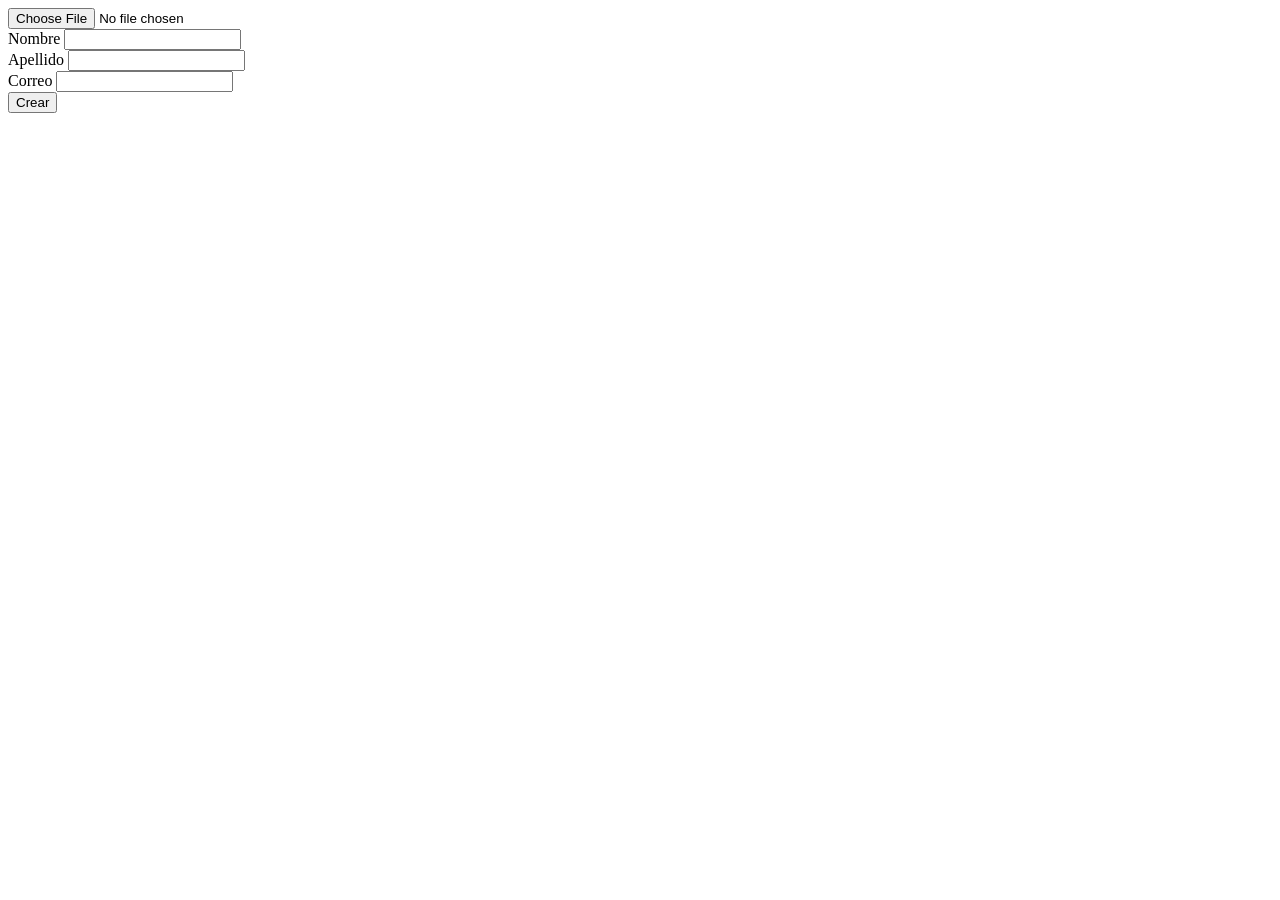
<file: Parcial 1 - Trabajos/formularios/index.html>
<!DOCTYPE html>
<html lang="en">
<head>
    <meta charset="UTF-8">
    <meta name="viewport" content="width=device-width, initial-scale=1.0">
    <title>Document</title>
</head>
<body>
    <form id="formulario" action="">
        <input type="file" name="imagen" id="file_imagen">
        <div>
            <label for="name">Nombre</label>
            <input type="text" name="nombre" id="inputNombre">
        </div>
        <div>
            <label for="apellido">Apellido</label>
            <input type="text" name="apellido" >
        </div>
        <div>
            <label for="correo">Correo</label>
            <input type="email" name="correo">
        </div>
        <input type="button" value="Crear" onclick="ObtenerDatos()">
    </form>
</body>
<script src="js/script.js"></script>
</html>
</file>
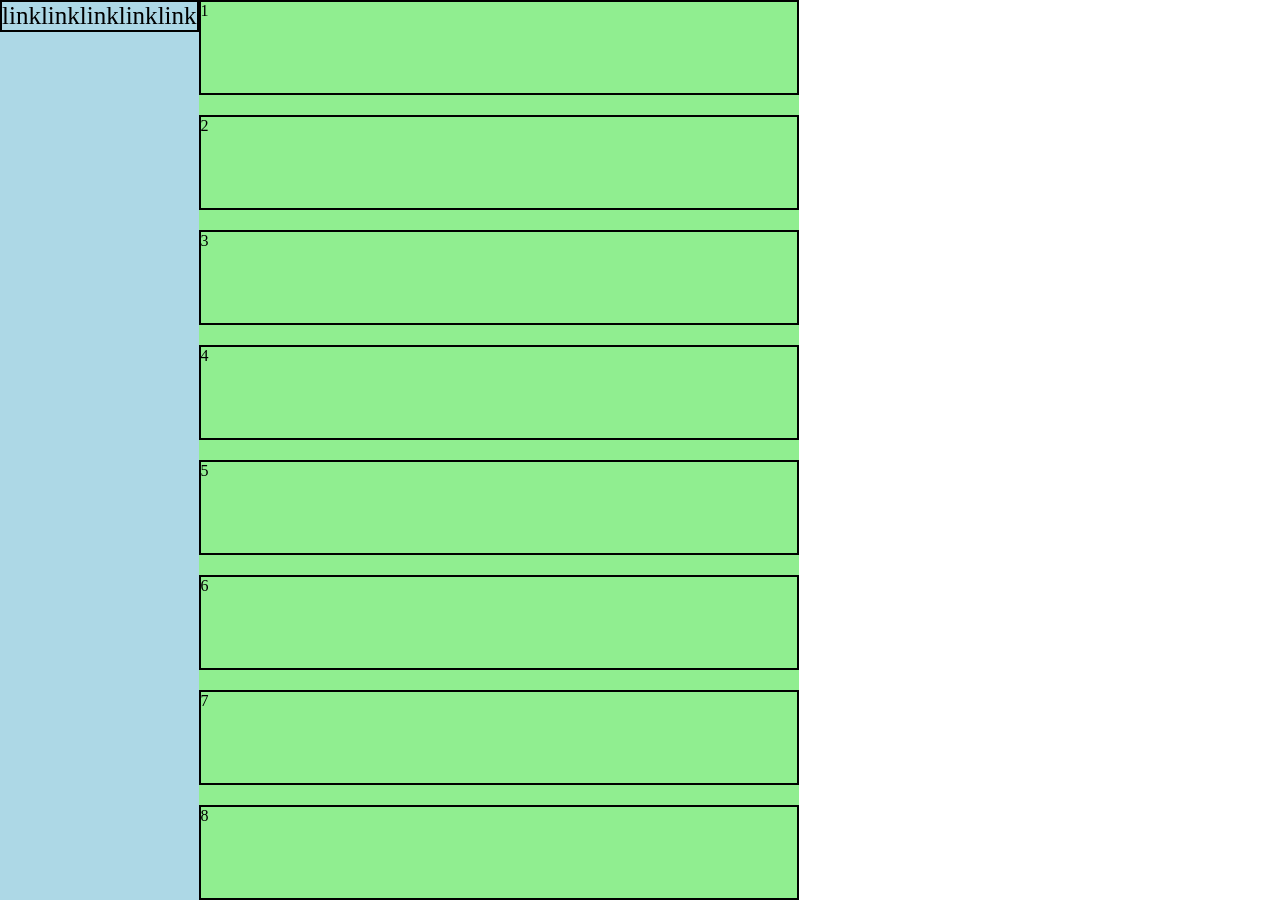
<file: Parcial 1 - Trabajos/Grid/index.html>
<!DOCTYPE html>
<html lang="en">
<head>
    <meta charset="UTF-8">
    <meta name="viewport" content="width=device-width, initial-scale=1.0">
    <link rel="stylesheet" href="css/estilo.css">
    <title>Document</title>
</head>
<body>
    <header>
        <nav>
            <ul>
                <li><span>link</span></li>
                <li><span>link</span></li>
                <li><span>link</span></li>
                <li><span>link</span></li>
                <li><span>link</span></li>
            </ul>
        </nav>
    </header>
    <main>
        <div class="elemento-1">1</div>
        <div class="elemento-2">2</div>
        <div class="elemento-3">3</div>
        <div class="elemento-4">4</div>
        <div class="elemento-5">5</div>
        <div class="elemento-6">6</div>
        <div class="elemento-7">7</div>
        <div class="elemento-8">8</div>
    </main>
    <footer>
        
    </footer>
</body>
</html>
</file>
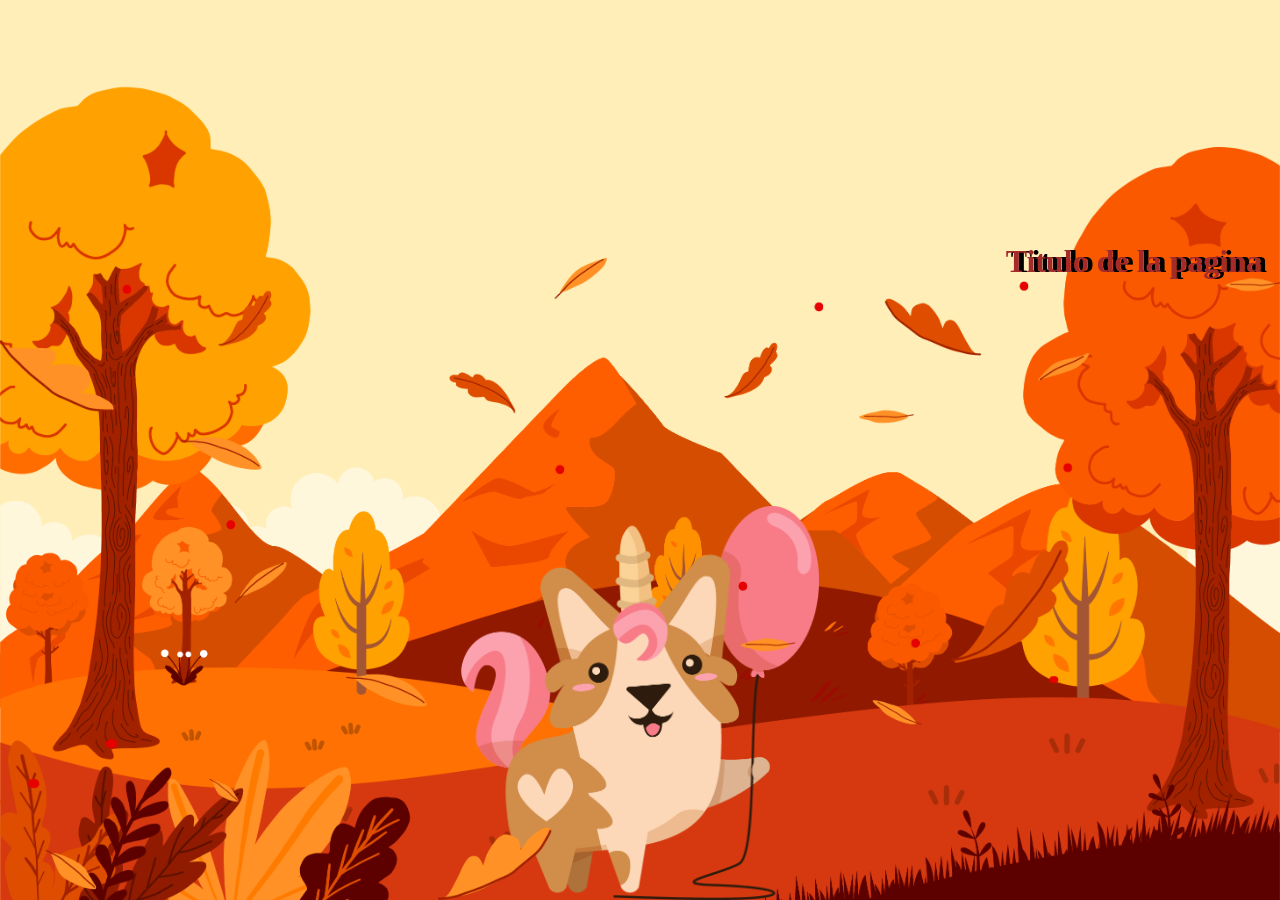
<file: Parcial 1 - Trabajos/Parallax/index.html>
<!DOCTYPE html>
<html lang="en">
<head>
    <meta charset="UTF-8">
    <meta name="viewport" content="width=device-width, initial-scale=1.0">
    <link rel="stylesheet" href="css/estilo.css">
    <title>Document</title>
</head>
<body>
    <header class="contenedor-parallax" id="contenedor_parallax">
        <h1 id="titulo">Titulo de la pagina</h1>
        <img src="recursos/montañas.png" id="montañas">
        <img src="recursos/arboles.png" id="arboles">
        <img src="recursos/perrito.png" id="perrito">
        <img src="recursos/hojas.png" id="hojas">

    </header>
</body>
<script src="js/script.js"></script>
</html>
</file>
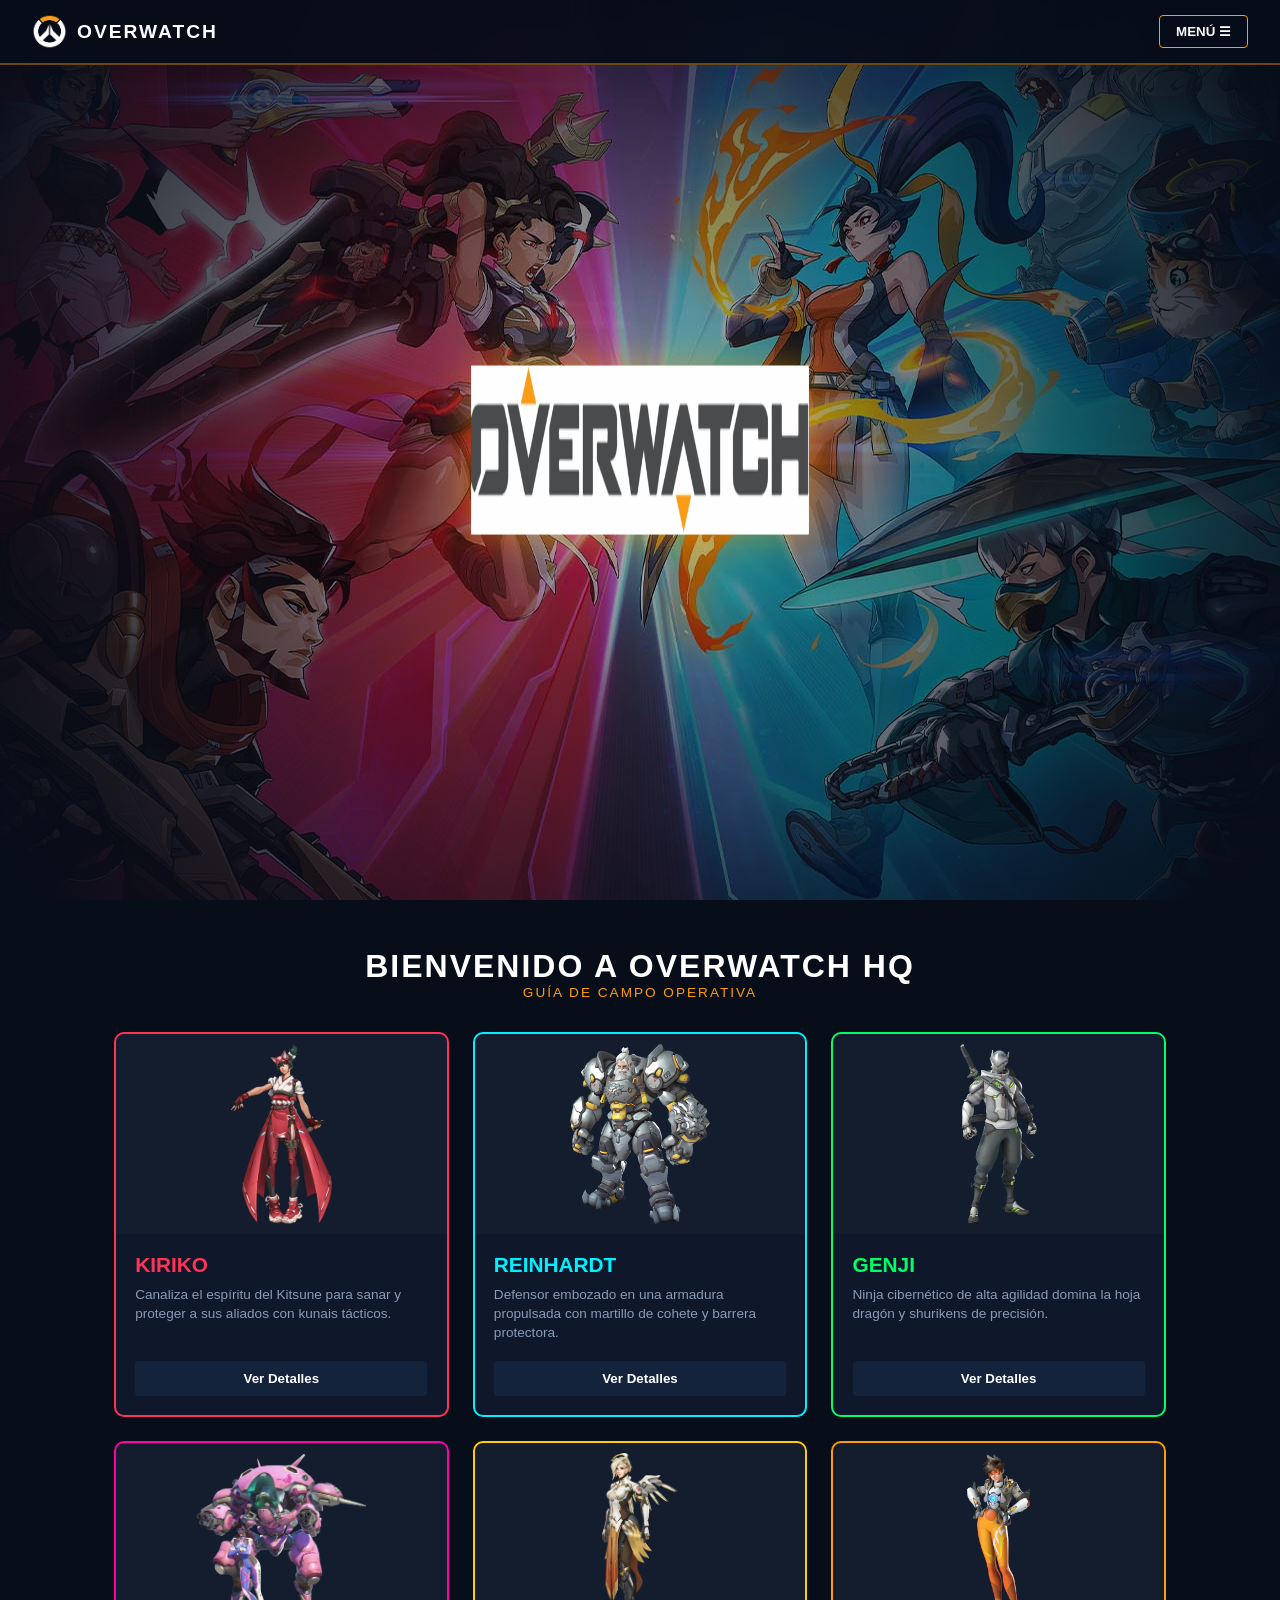
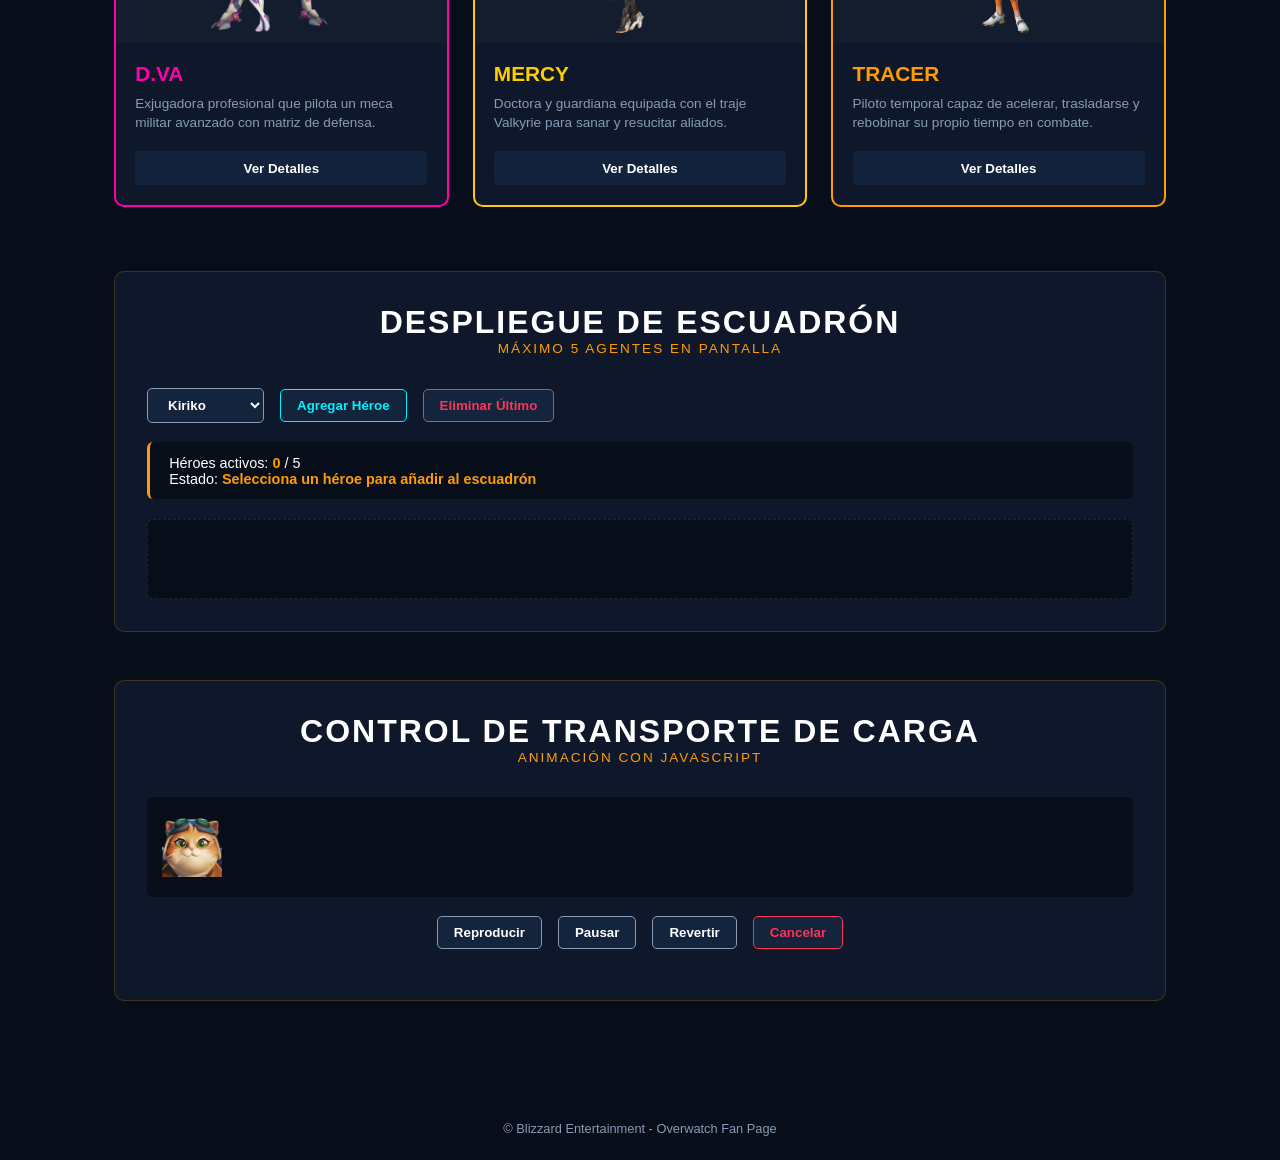
<file: Parcial 1 - Trabajos/Proyecto primer parcial-LeonardoLozano/index.html>
<!DOCTYPE html>
<html lang="es">
<head>
  <meta charset="UTF-8">
  <meta name="viewport" content="width=device-width, initial-scale=1.0">
  <title>Overwatch</title>
  <link rel="stylesheet" href="css/estilo.css">
</head>
<body>

  <nav class="navbar">
    <div class="nav-brand">
      <img src="img/overwatch-logo-png-1611.png" alt="Overwatch Logo" class="nav-logo">
      <span>OVERWATCH</span>
    </div>
    
    <div class="nav-menu-container">
      <button class="dropdown-btn" id="menuToggle">MENÚ ☰</button>
      <div class="dropdown-menu" id="dropdownMenu">
        <a href="#grid-section">Base de Héroes</a>
        <a href="#squad-section">Creador de Escuadrón</a>
        <a href="#waapi-section">Control de Carga</a>
      </div>
    </div>
  </nav>

  <header class="parallax-container">
    <div class="parallax-layer layer-bg" id="layerBg"></div>
    <div class="parallax-layer layer-mid" id="layerMid"></div>
    <div class="parallax-layer layer-front" id="layerFront">
      <img src="img/overwatch-logo.png" alt="Overwatch Logo" class="parallax-logo">
    </div>
  </header>

  <main class="main-container">

    <section class="grid-section" id="grid-section">
      <h2 class="section-title">BIENVENIDO A OVERWATCH HQ</h2>
      <p class="section-subtitle">GUÍA DE CAMPO OPERATIVA</p>

      <div class="grid-heroes">
        <article class="card card-red">
          <div class="card-image-header">
            <img src="img/kiriko.webp" alt="Kiriko" class="hero-img">
          </div>
          <div class="card-body">
            <h3 class="card-name">KIRIKO</h3>
            <p class="card-desc">Canaliza el espíritu del Kitsune para sanar y proteger a sus aliados con kunais tácticos.</p>
            <button class="card-btn">Ver Detalles</button>
          </div>
        </article>

        <article class="card card-cyan">
          <div class="card-image-header">
            <img src="img/rein.webp" alt="Reinhardt" class="hero-img">
          </div>
          <div class="card-body">
            <h3 class="card-name">REINHARDT</h3>
            <p class="card-desc">Defensor embozado en una armadura propulsada con martillo de cohete y barrera protectora.</p>
            <button class="card-btn">Ver Detalles</button>
          </div>
        </article>

        <article class="card card-green">
          <div class="card-image-header">
            <img src="img/genji.webp" alt="Genji" class="hero-img">
          </div>
          <div class="card-body">
            <h3 class="card-name">GENJI</h3>
            <p class="card-desc">Ninja cibernético de alta agilidad domina la hoja dragón y shurikens de precisión.</p>
            <button class="card-btn">Ver Detalles</button>
          </div>
        </article>

        <article class="card card-pink">
          <div class="card-image-header">
            <img src="img/OW_Dva.webp" alt="D.Va" class="hero-img">
          </div>
          <div class="card-body">
            <h3 class="card-name">D.VA</h3>
            <p class="card-desc">Exjugadora profesional que pilota un meca militar avanzado con matriz de defensa.</p>
            <button class="card-btn">Ver Detalles</button>
          </div>
        </article>

        <article class="card card-yellow">
          <div class="card-image-header">
            <img src="img/mercy.webp" alt="Mercy" class="hero-img">
          </div>
          <div class="card-body">
            <h3 class="card-name">MERCY</h3>
            <p class="card-desc">Doctora y guardiana equipada con el traje Valkyrie para sanar y resucitar aliados.</p>
            <button class="card-btn">Ver Detalles</button>
          </div>
        </article>

        <article class="card card-orange">
          <div class="card-image-header">
            <img src="img/tracer.webp" alt="Tracer" class="hero-img">
          </div>
          <div class="card-body">
            <h3 class="card-name">TRACER</h3>
            <p class="card-desc">Piloto temporal capaz de acelerar, trasladarse y rebobinar su propio tiempo en combate.</p>
            <button class="card-btn">Ver Detalles</button>
          </div>
        </article>
      </div>
    </section>

    <section class="interactive-zone" id="squad-section">
      <h2 class="section-title">DESPLIEGUE DE ESCUADRÓN</h2>
      <p class="section-subtitle">MÁXIMO 5 AGENTES EN PANTALLA</p>

      <div class="controls-bar">
        <select id="heroSelect" class="btn-input">
          <option value="Kiriko">Kiriko</option>
          <option value="Reinhardt">Reinhardt</option>
          <option value="Genji">Genji</option>
          <option value="D.Va">D.Va</option>
          <option value="Mercy">Mercy</option>
          <option value="Tracer">Tracer</option>
        </select>
        <button class="btn btn-primary" id="btnAdd">Agregar Héroe</button>
        <button class="btn btn-danger" id="btnRemoveLast">Eliminar Último</button>
      </div>

      <div class="status-panel">
        <p>Héroes activos: <span id="itemCount">0</span> / 5</p>
        <p>Estado: <span id="statusMessage">Selecciona un héroe para añadir al escuadrón</span></p>
      </div>

      <div class="squad-list" id="squadList"></div>
    </section>

    <section class="waapi-zone" id="waapi-section">
      <h2 class="section-title">CONTROL DE TRANSPORTE DE CARGA</h2>
      <p class="section-subtitle">ANIMACIÓN CON JAVASCRIPT</p>

      <div class="track">
        <div class="payload" id="payload">
          <img src="img/Icon-Jetpack_Cat.webp" alt="Carga" class="payload-img">
        </div>
      </div>

      <div class="controls-bar flex-center">
        <button class="btn" id="btnPlay">Reproducir</button>
        <button class="btn" id="btnPause">Pausar</button>
        <button class="btn" id="btnReverse">Revertir</button>
        <button class="btn btn-danger" id="btnCancel">Cancelar</button>
      </div>
    </section>

  </main>

  <footer>
    <p>© Blizzard Entertainment - Overwatch Fan Page</p>
  </footer>

  <script src="js/script.js"></script>
</body>
</html>
</file>
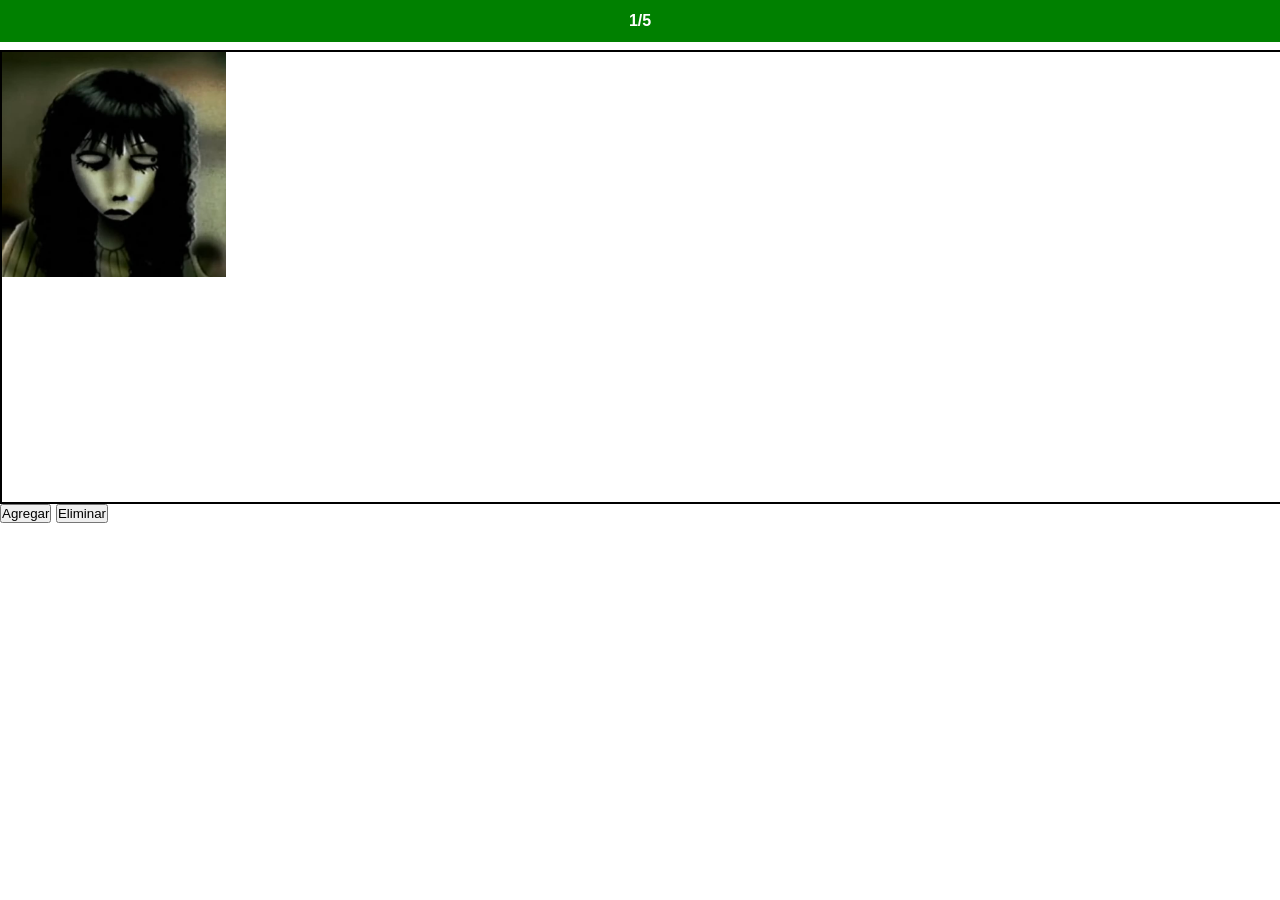
<file: Parcial 1/Clase 10-8-26/index.html>
<!DOCTYPE html>
<html lang="en">
<head>
    <meta charset="UTF-8">
    <meta name="viewport" content="width=device-width, initial-scale=1.0">
    <link rel="stylesheet" href="css/style.css">
    <title>Document</title>
</head>
<body>
    <div class="contador-imagenes" id="contadorImagenes">1/5</div>
    <main>
        <div class="contenedor" id="contenedor">
            <img src="recursos/rose.jpg" alt="">
        </div>
        <button onclick="crearImagen()">Agregar</button>
        <button onclick="eliminarImagen()">Eliminar</button>
        <p class="mensaje-error" id="mensajeError"></p>
    </main>
</body>
<script src="js/script.js"></script>
</html>
</file>
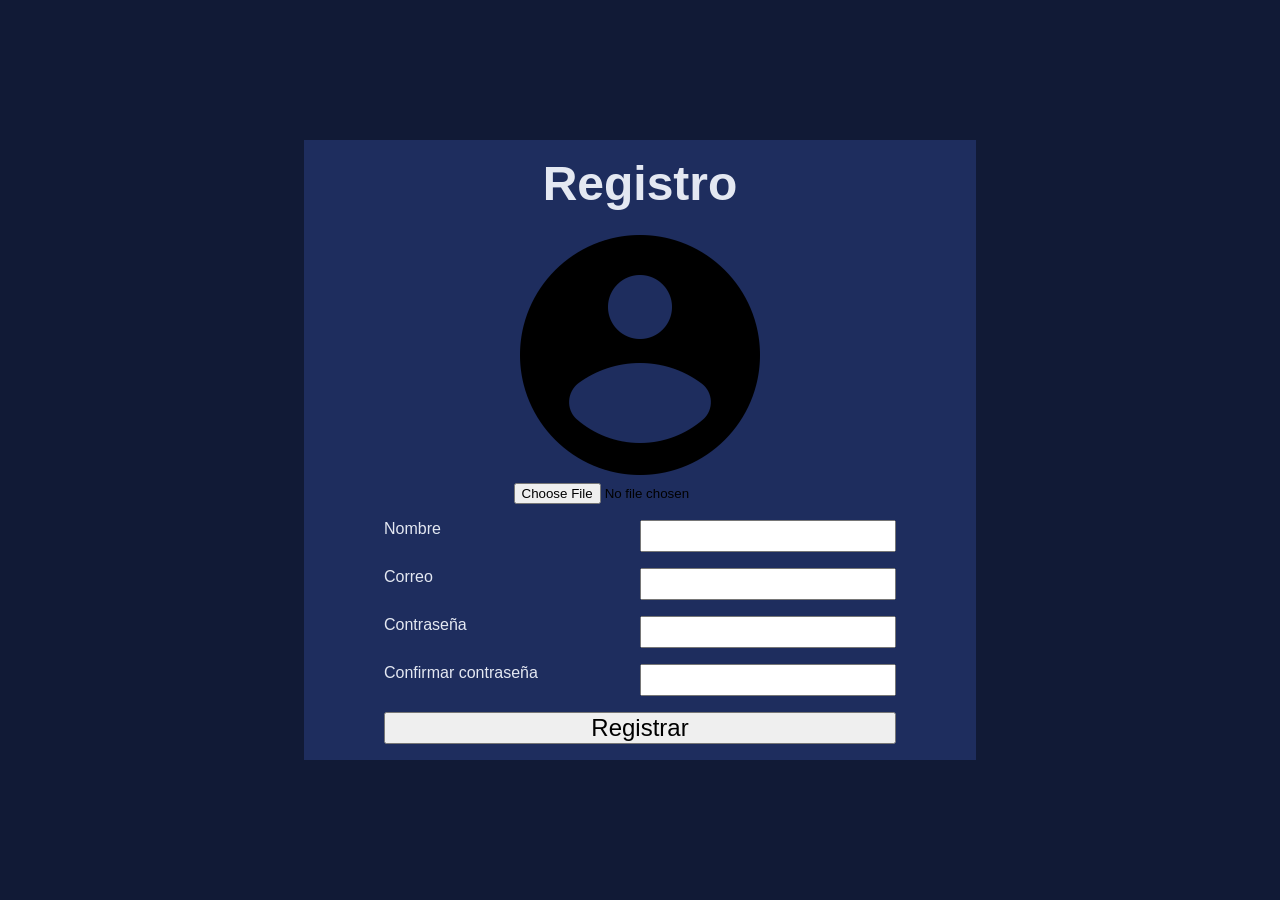
<file: Parcial 2/Registro/index.html>
<!DOCTYPE html>
<html lang="en">
<head>
    <meta charset="UTF-8">
    <meta name="viewport" content="width=device-width, initial-scale=1.0">
    <title>Registro</title>
    <link rel="stylesheet" href="css/estilo.css">
</head>
<body>
    <form id="formulario-registro">
        <h2>Registro</h2>
        <div class="elmento-foto">
            <img src="recursos/perfil-default.png" alt="">
            <input type="file" name="foto-perfil" id="foto-perfil" required>
        </div>
        <div class="elemento-formulario">
            <label for="nombre">Nombre</label>
            <input type="text" name="nombre" required>
        </div>
        <div class="elemento-formulario">
            <label for="correo">Correo</label>
            <input type="email" name="correo" required>
        </div>
        <div class="elemento-formulario">
            <label for="contraseña">Contraseña</label>
            <input type="password" name="contraseña" required>
        </div>
        <div class="elemento-formulario">
            <label for="confirmacion">Confirmar contraseña</label>
            <input type="password" name="confirmacion" required>
        </div>
        <button id="btn-registro">Registrar</button>
    </form>
</body>
<script type="module" src="js/script.js"></script>
</html>
</file>
<file: Parcial 1 - Trabajos/Grid/css/estilo.css>
*{
    margin: 0;
    padding: 0;
}

body {
    width: 100vw;
    height: 100vh;
    display: flex;
    grid-template-areas: 
    "header"
    "main"
    "main"
    "main"
    "footer";
}

header{
    grid-area: header;
    height: 100%;
    background-color: lightblue;
}

header nav ul{
    display: flex;
    border: solid 2px black;
    justify-content: space-around;
    align-items: center;
    list-style: none;
}

header nav ul li span{
    color: black;
    font-size: 25px;
}

main{
    grid-area: main;
    height: 100%;
    background-color: lightgreen;
    display: grid;
    grid-template-columns: repeat(auto-fit, minmax(600px,1fr));
    gap: 20px;
}

main div{
    border: solid 2px black;
}

footer{
    grid-area: footer;
    height: 100%;
    background-color: lightgray;
}
</file>
<file: Parcial 1 - Trabajos/Parallax/css/estilo.css>
*{
    margin: 0;
    padding: 0;
}

.contenedor-parallax{
    height: 100vh;
    width: 100vw;
    position: relative;
    overflow: hidden;
    display: flex;
    justify-content: center;
    align-items: center;
    background-color: #ffeeb7;
}

.contenedor-parallax img{
    position: absolute;
    width: 100%;
    bottom: 0;
    transition: ease-in;
}

#perrito{
    width: 28%;
    bottom: 0;
}

#titulo{
    position: absolute;
    top: 25%;
    right: 0;

    transform: translateY("-50%");
    font-size: 10hv;

    z-index: 100;
    margin: 2vh;

    color: brown;
    text-shadow: 5px 0px 0px black;
}

main{
    height: 100vh;
}
</file>
<file: Parcial 1 - Trabajos/Proyecto primer parcial-LeonardoLozano/css/estilo.css>
:root {
  --bg-dark: #070d19;
  --bg-card: #0e182a;
  --ow-orange: #ff9c00;
  --ow-cyan: #00f0ff;
  --ow-red: #ff3355;
  --ow-green: #00ff66;
  --ow-pink: #ff00aa;
  --ow-yellow: #ffcc00;
  --ow-gray: #889bb5;
}

* {
  box-sizing: border-box;
  margin: 0;
  padding: 0;
  font-family: 'Segoe UI', Arial, sans-serif;
}

body {
  background-color: var(--bg-dark);
  color: #fff;
  overflow-x: hidden;
}

.navbar {
  position: fixed;
  top: 0;
  width: 100%;
  height: 65px;
  background: rgba(7, 13, 25, 0.92);
  backdrop-filter: blur(10px);
  display: flex;
  justify-content: space-between;
  align-items: center;
  padding: 0 2rem;
  z-index: 1000;
  border-bottom: 2px solid rgba(255, 156, 0, 0.4);
}

.nav-brand {
  display: flex;
  align-items: center;
  gap: 10px;
  font-size: 1.2rem;
  font-weight: bold;
  letter-spacing: 2px;
}

.nav-logo {
  height: 35px;
}

.nav-menu-container {
  position: relative;
}

.dropdown-btn {
  background: transparent;
  color: #fff;
  border: 1px solid var(--ow-orange);
  padding: 0.5rem 1rem;
  font-weight: bold;
  cursor: pointer;
  border-radius: 4px;
  transition: 0.2s;
}

.dropdown-btn:hover {
  background: var(--ow-orange);
  color: var(--bg-dark);
}

.dropdown-menu {
  display: none;
  position: absolute;
  top: 120%;
  right: 0;
  background: var(--bg-card);
  border: 1px solid var(--ow-orange);
  border-radius: 6px;
  width: 180px;
  flex-direction: column;
  overflow: hidden;
}

.dropdown-menu.show {
  display: flex;
}

.dropdown-menu a {
  color: #fff;
  padding: 0.8rem 1rem;
  text-decoration: none;
  font-size: 0.9rem;
}

.dropdown-menu a:hover {
  background: var(--ow-orange);
  color: var(--bg-dark);
}

.parallax-container {
  position: relative;
  height: 100vh;
  min-height: 600px;
  overflow: hidden;
  display: flex;
  align-items: center;
  justify-content: center;
}

.parallax-layer {
  position: absolute;
  width: 100%;
  height: 120%;
  top: -10%;
  left: 0;
  pointer-events: none;
}

.layer-bg {
  background: url('../img/main.jpg') center top / cover no-repeat;
  z-index: 1;
}

.layer-mid {
  background: radial-gradient(circle, rgba(0,0,0,0.2) 0%, var(--bg-dark) 90%);
  z-index: 2;
}

.layer-front {
  z-index: 3;
  display: flex;
  justify-content: center;
}

.parallax-logo {
  max-width: 450px;
  width: 70%;
  filter: drop-shadow(0 0 20px rgba(255, 156, 0, 0.5));
}

.main-container {
  max-width: 1100px;
  margin: 0 auto;
  padding: 3rem 1.5rem;
}

.section-title {
  text-align: center;
  font-size: 2rem;
  font-weight: 800;
  letter-spacing: 2px;
}

.section-subtitle {
  text-align: center;
  font-size: 0.85rem;
  color: var(--ow-orange);
  letter-spacing: 2px;
  margin-bottom: 2rem;
}

.grid-heroes {
  display: grid;
  grid-template-columns: repeat(auto-fit, minmax(280px, 1fr));
  gap: 1.5rem;
  margin-bottom: 4rem;
}

.card {
  background: var(--bg-card);
  border-radius: 10px;
  overflow: hidden;
  border: 2px solid transparent;
  transition: transform 0.2s;
  display: flex;
  flex-direction: column;
}

.card:hover {
  transform: translateY(-5px);
}

.card-image-header {
  height: 200px;
  display: flex;
  align-items: center;
  justify-content: center;
  background: rgba(255, 255, 255, 0.02);
}

.hero-img {
  max-height: 90%;
  object-fit: contain;
}

.card-body {
  padding: 1.2rem;
  display: flex;
  flex-direction: column;
  flex-grow: 1;
}

.card-name {
  font-size: 1.3rem;
  margin-bottom: 0.5rem;
}

.card-desc {
  font-size: 0.85rem;
  color: var(--ow-gray);
  line-height: 1.4;
  margin-bottom: 1.2rem;
  flex-grow: 1;
}

.card-btn {
  background: #14233c;
  color: #fff;
  border: none;
  padding: 0.6rem;
  border-radius: 4px;
  font-weight: bold;
  cursor: pointer;
  transition: background 0.2s;
}

.card-red { border-color: var(--ow-red); }
.card-red .card-name { color: var(--ow-red); }
.card-red .card-btn:hover { background: var(--ow-red); }

.card-cyan { border-color: var(--ow-cyan); }
.card-cyan .card-name { color: var(--ow-cyan); }
.card-cyan .card-btn:hover { background: var(--ow-cyan); color: #000; }

.card-green { border-color: var(--ow-green); }
.card-green .card-name { color: var(--ow-green); }
.card-green .card-btn:hover { background: var(--ow-green); color: #000; }

.card-pink { border-color: var(--ow-pink); }
.card-pink .card-name { color: var(--ow-pink); }
.card-pink .card-btn:hover { background: var(--ow-pink); }

.card-yellow { border-color: var(--ow-yellow); }
.card-yellow .card-name { color: var(--ow-yellow); }
.card-yellow .card-btn:hover { background: var(--ow-yellow); color: #000; }

.card-orange { border-color: var(--ow-orange); }
.card-orange .card-name { color: var(--ow-orange); }
.card-orange .card-btn:hover { background: var(--ow-orange); color: #000; }

.interactive-zone, .waapi-zone {
  background: var(--bg-card);
  border: 1px solid rgba(255, 156, 0, 0.2);
  border-radius: 10px;
  padding: 2rem;
  margin-bottom: 3rem;
}

.controls-bar {
  display: flex;
  gap: 1rem;
  flex-wrap: wrap;
  align-items: center;
  margin-bottom: 1.2rem;
}

.flex-center {
  justify-content: center;
}

.btn, .btn-input {
  background: #15243d;
  color: #fff;
  border: 1px solid var(--ow-gray);
  padding: 0.5rem 1rem;
  border-radius: 5px;
  font-weight: bold;
  cursor: pointer;
}

.btn:hover {
  background: #1e3357;
}

.btn-primary { border-color: var(--ow-cyan); color: var(--ow-cyan); }
.btn-primary:hover { background: var(--ow-cyan); color: #000; }

.btn-danger { border-color: var(--ow-red); color: var(--ow-red); }
.btn-danger:hover { background: var(--ow-red); color: #fff; }

.status-panel {
  background: var(--bg-dark);
  padding: 0.8rem 1.2rem;
  border-radius: 6px;
  border-left: 3px solid var(--ow-orange);
  margin-bottom: 1.2rem;
  font-size: 0.9rem;
}

.status-panel span {
  color: var(--ow-orange);
  font-weight: bold;
}

.squad-list {
  display: flex;
  gap: 0.8rem;
  flex-wrap: wrap;
  min-height: 80px;
  align-items: center;
  background: var(--bg-dark);
  padding: 0.8rem;
  border-radius: 6px;
  border: 1px dashed rgba(255,255,255,0.1);
}

.squad-member {
  background: #14233c;
  border: 1px solid var(--ow-orange);
  padding: 0.3rem 0.8rem 0.3rem 0.4rem;
  border-radius: 20px;
  cursor: pointer;
  display: flex;
  align-items: center;
  gap: 8px;
  transition: 0.2s;
}

.squad-avatar {
  width: 38px;
  height: 38px;
  border-radius: 50%;
  object-fit: cover;
  border: 1px solid var(--ow-orange);
}

.squad-name {
  font-size: 0.85rem;
  font-weight: bold;
}

.squad-member.selected {
  border-color: var(--ow-cyan);
  box-shadow: 0 0 8px var(--ow-cyan);
}

.track {
  width: 100%;
  height: 100px;
  background: var(--bg-dark);
  border-radius: 6px;
  position: relative;
  overflow: hidden;
  margin: 1.2rem 0;
}

.payload {
  width: 60px;
  height: 60px;
  position: absolute;
  top: 20px;
  left: 15px;
}

.payload-img {
  width: 100%;
  height: 100%;
  object-fit: contain;
}

footer {
  text-align: center;
  padding: 1.5rem;
  color: var(--ow-gray);
  font-size: 0.8rem;
}
</file>
<file: Parcial 1/Clase 10-8-26/css/style.css>
*{
    margin: 0;
    padding: 0;
}

body {
    font-family: Arial, sans-serif;
}

.contador-imagenes {
    position: fixed;
    top: 0;
    left: 0;
    width: 100%;
    text-align: center;
    padding: 12px 0;
    background-color: green;
    color: white;
    font-weight: bold;
}

.contenedor{
    width: 100vw;
    height: 50vh;
    border: solid 2px black;
    margin-top: 50px;
}

.contenedor img{
    height: 50%;   
}

.mensaje-error {
    display: none;
    color: red;
    margin-top: 10px;
}

.mensaje-error.mostrar {
    display: block;
}
</file>
<file: Parcial 2/Registro/css/estilo.css>
* {
    margin: 0;
    padding: 0;
}

body{
    width: 100vw;
    height: 100vh;
    background-color: #111A36;
    display: flex;
    justify-content: center;
    align-items: center;
}

#formulario-registro {
    width: 50%;
    background-color: #1E2D5E;
    font-family: 'Gill Sans', 'Gill Sans MT', Calibri, 'Trebuchet MS', sans-serif;
    display: grid;
    justify-content: center;
    align-items: center;
    gap: 1rem;
    padding: 1rem;
}

#formulario-registro h2{
    color: #e4e8f2;
    font-size: 3rem;
    text-align: center;
}

.elmento-foto{
    display: flex;
    flex-direction: column;
    align-items: center;
}

.elmento-foto img{
    width: 50%;
}

.elemento-formulario{
    width: 100%;
    color: #e4e8f2;
    display: grid;
    grid-template-columns: repeat(2, 1fr);
}

.elemento-formulario input{
    font-size: 16px;
    padding: 5px;
}

button{
    font-size: 1.5rem;
}
</file>
